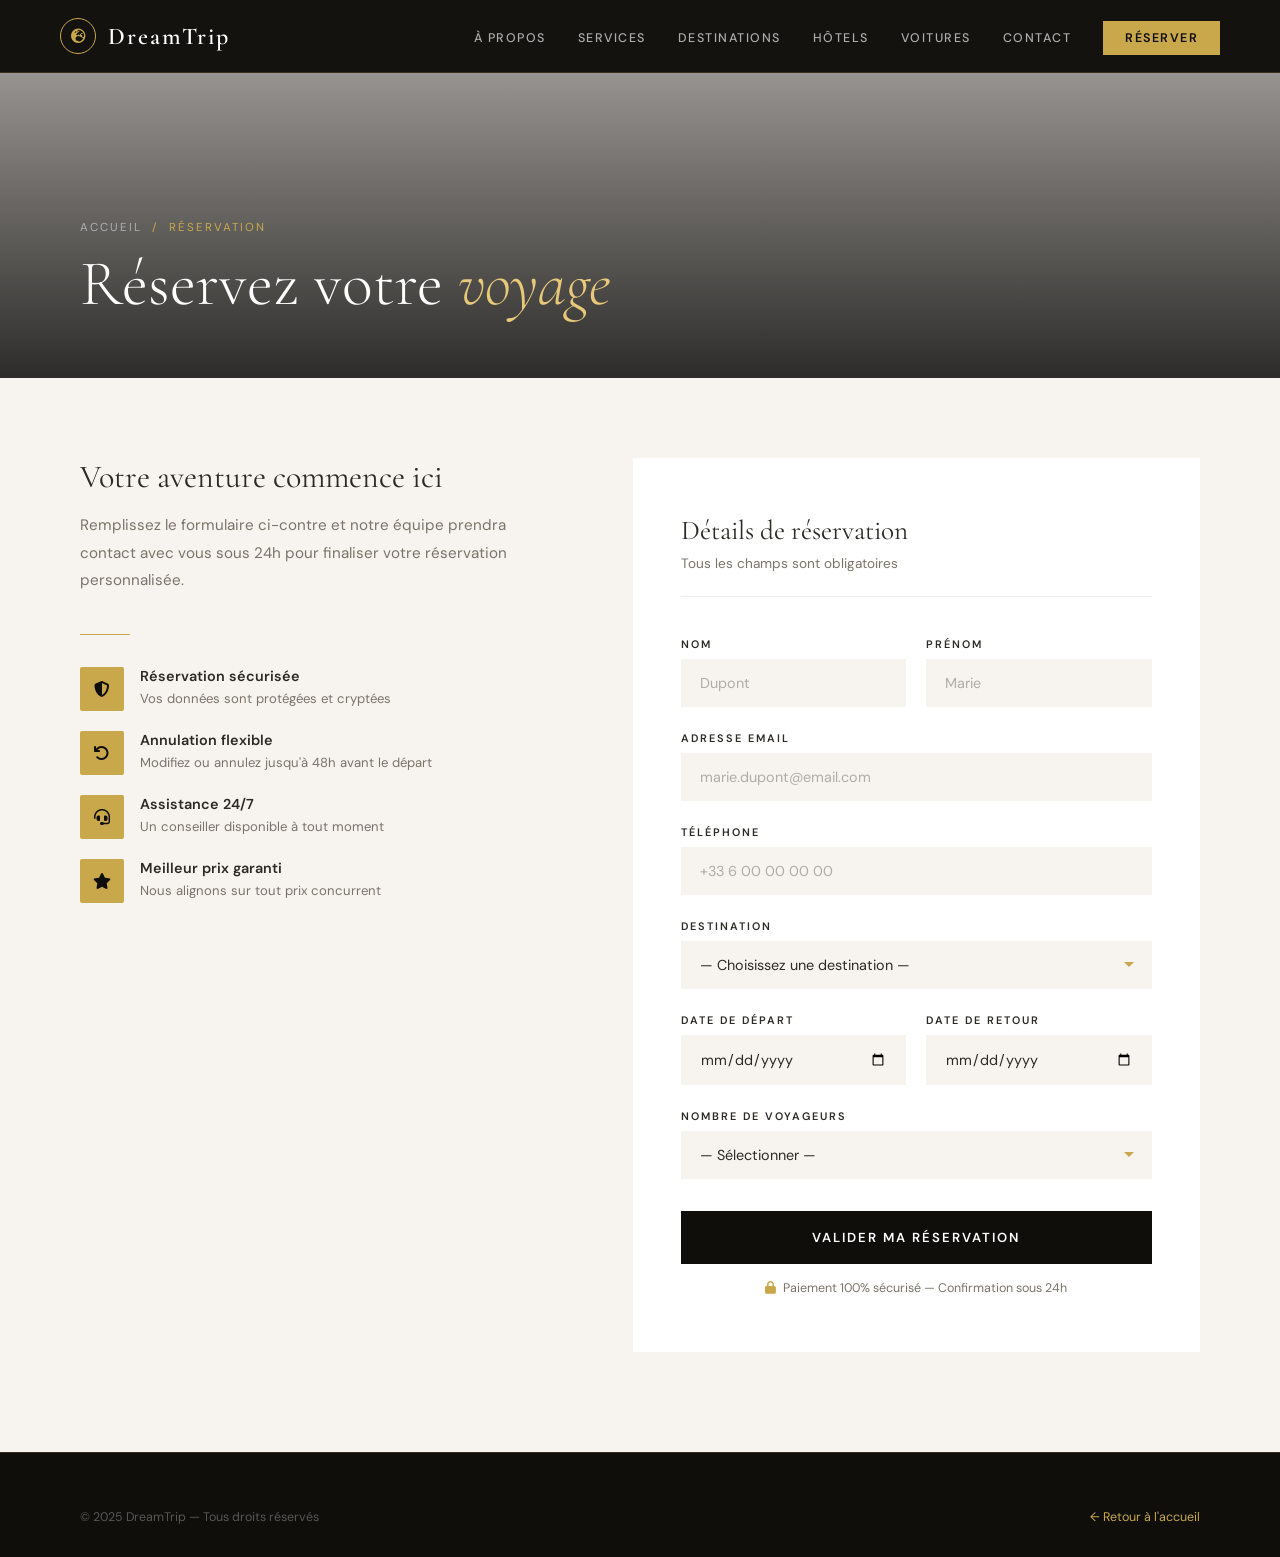
<file: reservation.html>
<!DOCTYPE html>
<html lang="fr">
<head>
  <meta charset="UTF-8">
  <meta name="viewport" content="width=device-width, initial-scale=1.0">
  <title>Réserver un voyage — DreamTrip</title>
  <link rel="preconnect" href="https://fonts.googleapis.com">
  <link href="https://fonts.googleapis.com/css2?family=Cormorant+Garamond:ital,wght@0,300;0,400;0,600;1,300;1,400&family=DM+Sans:wght@300;400;500;600&display=swap" rel="stylesheet">
  <link rel="stylesheet" href="https://cdnjs.cloudflare.com/ajax/libs/font-awesome/6.4.0/css/all.min.css">
  <style>
    :root {
      --gold: #C9A84C;
      --gold-light: #E8C97A;
      --cream: #F7F3EE;
      --dark: #0F0E0B;
      --dark2: #1A1815;
      --ink: #2C2A26;
      --muted: #7A7468;
      --white: #FFFFFF;
    }
    * { margin: 0; padding: 0; box-sizing: border-box; }
    html { scroll-behavior: smooth; }
    body { font-family: 'DM Sans', sans-serif; background: var(--cream); color: var(--ink); }
    ::-webkit-scrollbar { width: 4px; }
    ::-webkit-scrollbar-track { background: var(--dark); }
    ::-webkit-scrollbar-thumb { background: var(--gold); }

    /* ── NAV ── */
    nav {
      position: fixed; top: 0; left: 0; right: 0; z-index: 1000;
      padding: 18px 60px;
      display: flex; align-items: center; justify-content: space-between;
      background: rgba(15,14,11,0.97);
      backdrop-filter: blur(20px);
      border-bottom: 1px solid rgba(201,168,76,0.2);
    }
    .nav-logo { display: flex; align-items: center; gap: 12px; text-decoration: none; }
    .nav-logo-icon {
      width: 36px; height: 36px; border: 1.5px solid var(--gold); border-radius: 50%;
      display: flex; align-items: center; justify-content: center; color: var(--gold); font-size: 0.9rem;
    }
    .nav-logo-text { font-family: 'Cormorant Garamond', serif; font-size: 1.5rem; font-weight: 600; color: var(--white); letter-spacing: 2px; }
    .nav-links { list-style: none; display: flex; gap: 32px; }
    .nav-links a { text-decoration: none; color: rgba(255,255,255,0.65); font-size: 0.78rem; font-weight: 500; letter-spacing: 1.5px; text-transform: uppercase; transition: color 0.3s; }
    .nav-links a:hover { color: var(--gold); }
    .nav-cta { background: var(--gold); color: var(--dark) !important; padding: 9px 22px; font-weight: 600 !important; }
    .nav-cta:hover { background: var(--gold-light) !important; }
    .burger { display: none; flex-direction: column; gap: 5px; cursor: pointer; background: none; border: none; }
    .burger span { display: block; width: 22px; height: 2px; background: white; transition: all 0.3s; }
    .mobile-menu { display: none; position: fixed; inset: 0; background: var(--dark); z-index: 999; flex-direction: column; align-items: center; justify-content: center; gap: 32px; }
    .mobile-menu.open { display: flex; }
    .mobile-menu a { text-decoration: none; font-family: 'Cormorant Garamond', serif; font-size: 2.2rem; font-weight: 300; color: var(--white); transition: color 0.3s; }
    .mobile-menu a:hover { color: var(--gold); }
    .mobile-close { position: absolute; top: 28px; right: 32px; font-size: 2rem; color: white; background: none; border: none; cursor: pointer; }

    /* ── HERO BANNER ── */
    .page-hero {
      height: 42vh; min-height: 300px;
      background: url('https://images.unsplash.com/photo-1507525428034-b723cf961d3e?auto=format&fit=crop&w=1950&q=80') center/cover no-repeat;
      position: relative; display: flex; align-items: flex-end;
    }
    .page-hero::before { content:''; position:absolute; inset:0; background: linear-gradient(to top, rgba(10,9,7,0.85) 0%, rgba(10,9,7,0.3) 100%); }
    .page-hero-content { position: relative; z-index: 2; padding: 0 80px 56px; }
    .breadcrumb { font-size: 0.72rem; letter-spacing: 2px; text-transform: uppercase; color: var(--gold); margin-bottom: 10px; }
    .breadcrumb a { color: rgba(255,255,255,0.5); text-decoration: none; }
    .breadcrumb a:hover { color: var(--gold); }
    .page-hero-title { font-family: 'Cormorant Garamond', serif; font-size: clamp(2.4rem, 5vw, 4rem); font-weight: 300; color: var(--white); }
    .page-hero-title em { font-style: italic; color: var(--gold-light); }

    /* ── FORM SECTION ── */
    .form-section {
      padding: 80px 80px 100px;
      display: grid;
      grid-template-columns: 1fr 1.2fr;
      gap: 80px;
      align-items: start;
      max-width: 1300px;
      margin: 0 auto;
    }
    .form-aside h2 { font-family: 'Cormorant Garamond', serif; font-size: 2rem; font-weight: 400; color: var(--ink); margin-bottom: 16px; line-height: 1.2; }
    .form-aside p { font-size: 0.95rem; line-height: 1.8; color: var(--muted); margin-bottom: 40px; }
    .aside-features { display: flex; flex-direction: column; gap: 20px; }
    .aside-feature { display: flex; align-items: flex-start; gap: 16px; }
    .aside-feature-icon { width: 44px; height: 44px; background: var(--gold); color: var(--dark); border-radius: 2px; display: flex; align-items: center; justify-content: center; font-size: 1rem; flex-shrink: 0; }
    .aside-feature-text strong { display: block; font-size: 0.9rem; font-weight: 600; color: var(--ink); margin-bottom: 2px; }
    .aside-feature-text span { font-size: 0.82rem; color: var(--muted); }
    .aside-divider { width: 50px; height: 1px; background: var(--gold); margin: 32px 0; }

    /* ── FORM CARD ── */
    .form-card { background: var(--white); padding: 56px 48px; }
    .form-card h3 { font-family: 'Cormorant Garamond', serif; font-size: 1.7rem; font-weight: 400; color: var(--ink); margin-bottom: 8px; }
    .form-card .form-subtitle { font-size: 0.85rem; color: var(--muted); margin-bottom: 40px; padding-bottom: 24px; border-bottom: 1px solid rgba(0,0,0,0.07); }
    .form-row { display: grid; grid-template-columns: 1fr 1fr; gap: 20px; }
    .form-group { display: flex; flex-direction: column; gap: 8px; margin-bottom: 24px; }
    .form-group label { font-size: 0.68rem; font-weight: 600; letter-spacing: 2px; text-transform: uppercase; color: var(--ink); }
    .form-group input,
    .form-group select {
      background: var(--cream); border: 1px solid transparent;
      padding: 14px 18px; font-family: 'DM Sans', sans-serif; font-size: 0.9rem;
      color: var(--ink); outline: none; transition: border-color 0.3s, background 0.3s;
      border-radius: 0; appearance: none; -webkit-appearance: none;
    }
    .form-group select { background-image: url("data:image/svg+xml,%3Csvg xmlns='http://www.w3.org/2000/svg' width='12' height='8' viewBox='0 0 12 8'%3E%3Cpath fill='%23C9A84C' d='M1 1l5 5 5-5'/%3E%3C/svg%3E"); background-repeat: no-repeat; background-position: right 16px center; padding-right: 40px; cursor: pointer; }
    .form-group input:focus, .form-group select:focus { border-color: var(--gold); background: var(--white); }
    .form-group input::placeholder { color: rgba(44,42,38,0.35); }
    .btn-submit {
      width: 100%; background: var(--dark); color: var(--white);
      padding: 18px; font-family: 'DM Sans', sans-serif; font-size: 0.82rem;
      font-weight: 600; letter-spacing: 2px; text-transform: uppercase;
      border: none; cursor: pointer; transition: all 0.3s; margin-top: 8px;
    }
    .btn-submit:hover { background: var(--gold); color: var(--dark); transform: translateY(-2px); box-shadow: 0 12px 40px rgba(201,168,76,0.3); }
    .form-note { margin-top: 16px; font-size: 0.78rem; color: var(--muted); text-align: center; }
    .form-note i { color: var(--gold); margin-right: 4px; }

    /* ── FOOTER ── */
    footer { background: var(--dark); padding: 56px 80px 32px; border-top: 1px solid rgba(201,168,76,0.2); }
    .footer-bottom { display: flex; justify-content: space-between; align-items: center; }
    .footer-bottom p { font-size: 0.78rem; color: rgba(255,255,255,0.3); }
    .footer-bottom a { color: var(--gold); text-decoration: none; }

    /* ── RESPONSIVE ── */
    @media (max-width: 1024px) {
      nav { padding: 18px 40px; }
      .page-hero-content { padding: 0 40px 50px; }
      .form-section { padding: 60px 40px 80px; gap: 50px; }
      footer { padding: 40px 40px 24px; }
    }
    @media (max-width: 768px) {
      nav { padding: 16px 24px; }
      .nav-links, .nav-cta-wrap { display: none; }
      .burger { display: flex; }
      .page-hero-content { padding: 0 24px 40px; }
      .form-section { grid-template-columns: 1fr; padding: 50px 24px 70px; gap: 40px; }
      .form-card { padding: 36px 28px; }
      .form-row { grid-template-columns: 1fr; }
      footer { padding: 36px 24px 24px; }
      .footer-bottom { flex-direction: column; gap: 10px; text-align: center; }
    }
  </style>
</head>
<body>

<!-- Mobile Menu -->
<div class="mobile-menu" id="mobileMenu">
  <button class="mobile-close" id="mobileClose">✕</button>
  <a href="index.html">Accueil</a>
  <a href="index.html#destinations">Destinations</a>
  <a href="index.html#hotels">Hôtels</a>
  <a href="reservation-voiture.html">Voitures</a>
  <a href="index.html#contact">Contact</a>
</div>

<!-- Nav -->
<nav>
  <a href="index.html" class="nav-logo">
    <div class="nav-logo-icon"><i class="fas fa-globe-europe"></i></div>
    <span class="nav-logo-text">DreamTrip</span>
  </a>
  <ul class="nav-links">
    <li><a href="index.html#apropos">À Propos</a></li>
    <li><a href="index.html#services">Services</a></li>
    <li><a href="index.html#destinations">Destinations</a></li>
    <li><a href="index.html#hotels">Hôtels</a></li>
    <li><a href="reservation-voiture.html">Voitures</a></li>
    <li><a href="index.html#contact">Contact</a></li>
    <li><a href="reservation.html" class="nav-cta">Réserver</a></li>
  </ul>
  <button class="burger" id="burgerBtn"><span></span><span></span><span></span></button>
</nav>

<!-- Hero -->
<div class="page-hero">
  <div class="page-hero-content">
    <div class="breadcrumb"><a href="index.html">Accueil</a> &nbsp;/&nbsp; Réservation</div>
    <h1 class="page-hero-title">Réservez votre <em>voyage</em></h1>
  </div>
</div>

<!-- Form Section -->
<div class="form-section">
  <!-- Aside -->
  <div class="form-aside">
    <h2>Votre aventure commence ici</h2>
    <p>Remplissez le formulaire ci-contre et notre équipe prendra contact avec vous sous 24h pour finaliser votre réservation personnalisée.</p>
    <div class="aside-divider"></div>
    <div class="aside-features">
      <div class="aside-feature">
        <div class="aside-feature-icon"><i class="fas fa-shield-alt"></i></div>
        <div class="aside-feature-text">
          <strong>Réservation sécurisée</strong>
          <span>Vos données sont protégées et cryptées</span>
        </div>
      </div>
      <div class="aside-feature">
        <div class="aside-feature-icon"><i class="fas fa-undo"></i></div>
        <div class="aside-feature-text">
          <strong>Annulation flexible</strong>
          <span>Modifiez ou annulez jusqu'à 48h avant le départ</span>
        </div>
      </div>
      <div class="aside-feature">
        <div class="aside-feature-icon"><i class="fas fa-headset"></i></div>
        <div class="aside-feature-text">
          <strong>Assistance 24/7</strong>
          <span>Un conseiller disponible à tout moment</span>
        </div>
      </div>
      <div class="aside-feature">
        <div class="aside-feature-icon"><i class="fas fa-star"></i></div>
        <div class="aside-feature-text">
          <strong>Meilleur prix garanti</strong>
          <span>Nous alignons sur tout prix concurrent</span>
        </div>
      </div>
    </div>
  </div>

  <!-- Form -->
  <div class="form-card">
    <h3>Détails de réservation</h3>
    <p class="form-subtitle">Tous les champs sont obligatoires</p>

    <form action="Validation.html" method="get">
      <div class="form-row">
        <div class="form-group">
          <label>Nom</label>
          <input type="text" name="nom" placeholder="Dupont" required>
        </div>
        <div class="form-group">
          <label>Prénom</label>
          <input type="text" name="prenom" placeholder="Marie" required>
        </div>
      </div>

      <div class="form-group">
        <label>Adresse email</label>
        <input type="email" name="email" placeholder="marie.dupont@email.com" required>
      </div>

      <div class="form-group">
        <label>Téléphone</label>
        <input type="tel" name="telephone" placeholder="+33 6 00 00 00 00" required>
      </div>

      <div class="form-group">
        <label>Destination</label>
        <select name="pays" id="pays" required>
          <option value="">— Choisissez une destination —</option>
          <option value="Paris">Paris, France</option>
          <option value="Bali">Bali, Indonésie</option>
          <option value="New York">New York, États-Unis</option>
          <option value="Tokyo">Tokyo, Japon</option>
          <option value="Le Caire">Le Caire, Égypte</option>
          <option value="Sydney">Sydney, Australie</option>
          <option value="Santorin">Santorin, Grèce</option>
          <option value="Le Cap">Le Cap, Afrique du Sud</option>
          <option value="Espagne">Espagne</option>
          <option value="Italie">Italie</option>
          <option value="Portugal">Portugal</option>
          <option value="Maroc">Maroc</option>
          <option value="Tunisie">Tunisie</option>
          <option value="Turquie">Turquie</option>
        </select>
      </div>

      <div class="form-row">
        <div class="form-group">
          <label>Date de départ</label>
          <input type="date" name="date_depart" required>
        </div>
        <div class="form-group">
          <label>Date de retour</label>
          <input type="date" name="date_retour">
        </div>
      </div>

      <div class="form-group">
        <label>Nombre de voyageurs</label>
        <select name="nb_personnes" required>
          <option value="">— Sélectionner —</option>
          <option value="1">1 personne</option>
          <option value="2">2 personnes</option>
          <option value="3">3 personnes</option>
          <option value="4">4 personnes</option>
          <option value="5">5 personnes</option>
          <option value="6+">6 personnes ou plus</option>
        </select>
      </div>

      <button type="submit" class="btn-submit">Valider ma réservation</button>
      <p class="form-note"><i class="fas fa-lock"></i> Paiement 100% sécurisé — Confirmation sous 24h</p>
    </form>
  </div>
</div>

<!-- Footer -->
<footer>
  <div class="footer-bottom">
    <p>© 2025 DreamTrip — Tous droits réservés</p>
    <p><a href="index.html">← Retour à l'accueil</a></p>
  </div>
</footer>

<script>
  document.getElementById('burgerBtn').addEventListener('click', () => document.getElementById('mobileMenu').classList.add('open'));
  document.getElementById('mobileClose').addEventListener('click', () => document.getElementById('mobileMenu').classList.remove('open'));

  // Auto-select destination from localStorage
  window.addEventListener('DOMContentLoaded', () => {
    const dest = localStorage.getItem('selectedDestination');
    if (dest) {
      const sel = document.getElementById('pays');
      if (sel) sel.value = dest;
      localStorage.removeItem('selectedDestination');
    }
  });
</script>
</body>
</html>
</file>
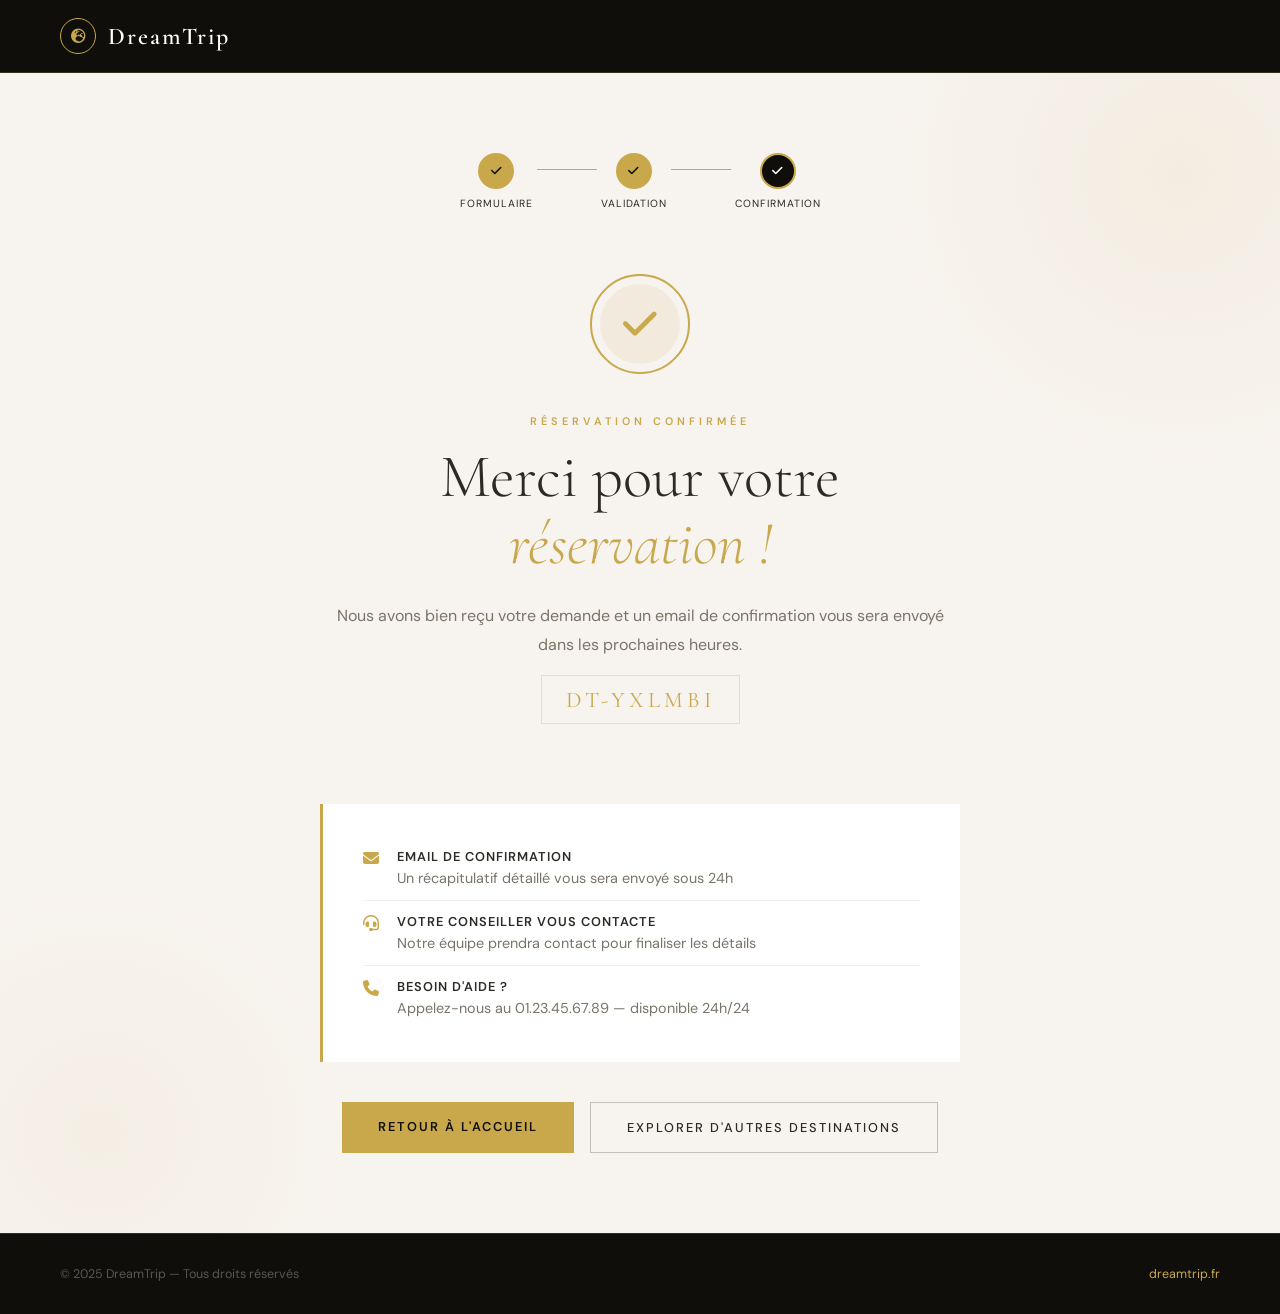
<file: Validation.html>
<!DOCTYPE html>
<html lang="fr">
<head>
  <meta charset="UTF-8">
  <meta name="viewport" content="width=device-width, initial-scale=1.0">
  <title>Confirmation — DreamTrip</title>
  <link rel="preconnect" href="https://fonts.googleapis.com">
  <link href="https://fonts.googleapis.com/css2?family=Cormorant+Garamond:ital,wght@0,300;0,400;0,600;1,300;1,400&family=DM+Sans:wght@300;400;500;600&display=swap" rel="stylesheet">
  <link rel="stylesheet" href="https://cdnjs.cloudflare.com/ajax/libs/font-awesome/6.4.0/css/all.min.css">
  <style>
    :root {
      --gold: #C9A84C; --gold-light: #E8C97A; --cream: #F7F3EE;
      --dark: #0F0E0B; --ink: #2C2A26; --muted: #7A7468; --white: #FFFFFF;
    }
    * { margin: 0; padding: 0; box-sizing: border-box; }
    body { font-family: 'DM Sans', sans-serif; background: var(--cream); color: var(--ink); min-height: 100vh; display: flex; flex-direction: column; }
    ::-webkit-scrollbar { width: 4px; }
    ::-webkit-scrollbar-track { background: var(--dark); }
    ::-webkit-scrollbar-thumb { background: var(--gold); }

    /* ── NAV ── */
    nav { position: relative; z-index: 10; padding: 18px 60px; display: flex; align-items: center; justify-content: space-between; background: var(--dark); border-bottom: 1px solid rgba(201,168,76,0.2); }
    .nav-logo { display: flex; align-items: center; gap: 12px; text-decoration: none; }
    .nav-logo-icon { width: 36px; height: 36px; border: 1.5px solid var(--gold); border-radius: 50%; display: flex; align-items: center; justify-content: center; color: var(--gold); font-size: 0.9rem; }
    .nav-logo-text { font-family: 'Cormorant Garamond', serif; font-size: 1.5rem; font-weight: 600; color: var(--white); letter-spacing: 2px; }

    /* ── MAIN ── */
    main {
      flex: 1;
      display: flex;
      flex-direction: column;
      align-items: center;
      justify-content: center;
      padding: 80px 24px;
      position: relative;
      overflow: hidden;
    }

    /* Background decorative */
    main::before {
      content: '';
      position: absolute;
      top: -200px; right: -200px;
      width: 600px; height: 600px;
      border-radius: 50%;
      background: radial-gradient(circle, rgba(201,168,76,0.08) 0%, transparent 70%);
      pointer-events: none;
    }

    main::after {
      content: '';
      position: absolute;
      bottom: -150px; left: -150px;
      width: 500px; height: 500px;
      border-radius: 50%;
      background: radial-gradient(circle, rgba(201,168,76,0.06) 0%, transparent 70%);
      pointer-events: none;
    }

    .confirmation-wrap {
      position: relative; z-index: 2;
      max-width: 640px; width: 100%;
      text-align: center;
    }

    /* Icon circle */
    .success-icon {
      width: 100px; height: 100px;
      border: 2px solid var(--gold);
      border-radius: 50%;
      display: flex; align-items: center; justify-content: center;
      margin: 0 auto 40px;
      position: relative;
      animation: scaleIn 0.6s cubic-bezier(0.34, 1.56, 0.64, 1) both;
    }

    .success-icon::before {
      content: '';
      position: absolute; inset: 8px;
      border-radius: 50%;
      background: var(--gold);
      opacity: 0.1;
    }

    .success-icon i { font-size: 2.4rem; color: var(--gold); }

    @keyframes scaleIn {
      from { opacity: 0; transform: scale(0.5); }
      to { opacity: 1; transform: scale(1); }
    }

    /* Eyebrow */
    .eyebrow {
      font-size: 0.68rem; font-weight: 600; letter-spacing: 4px;
      text-transform: uppercase; color: var(--gold); margin-bottom: 16px;
      animation: fadeUp 0.7s 0.3s both;
    }

    .confirmation-title {
      font-family: 'Cormorant Garamond', serif;
      font-size: clamp(2.4rem, 5vw, 3.8rem);
      font-weight: 300;
      color: var(--ink);
      line-height: 1.1;
      margin-bottom: 24px;
      animation: fadeUp 0.7s 0.45s both;
    }

    .confirmation-title em { font-style: italic; color: var(--gold); }

    .confirmation-text {
      font-size: 1rem;
      line-height: 1.8;
      color: var(--muted);
      margin-bottom: 16px;
      animation: fadeUp 0.7s 0.6s both;
    }

    /* Info card */
    .info-card {
      background: var(--white);
      padding: 32px 40px;
      margin: 40px 0;
      border-left: 3px solid var(--gold);
      text-align: left;
      animation: fadeUp 0.7s 0.75s both;
    }

    .info-card-row {
      display: flex; align-items: flex-start; gap: 16px;
      padding: 12px 0;
      border-bottom: 1px solid rgba(0,0,0,0.06);
    }

    .info-card-row:last-child { border-bottom: none; }

    .info-card-row i { color: var(--gold); font-size: 1rem; margin-top: 2px; width: 18px; }

    .info-card-row div strong { display: block; font-size: 0.8rem; font-weight: 600; letter-spacing: 1px; text-transform: uppercase; color: var(--ink); margin-bottom: 2px; }

    .info-card-row div span { font-size: 0.9rem; color: var(--muted); }

    /* Countdown ref */
    .ref-number {
      display: inline-block;
      background: var(--cream);
      border: 1px solid rgba(201,168,76,0.3);
      padding: 10px 24px;
      font-family: 'Cormorant Garamond', serif;
      font-size: 1.4rem;
      color: var(--gold);
      letter-spacing: 4px;
      margin-bottom: 40px;
      animation: fadeUp 0.7s 0.9s both;
    }

    /* Buttons */
    .btn-group {
      display: flex; gap: 16px; justify-content: center; flex-wrap: wrap;
      animation: fadeUp 0.7s 1.05s both;
    }

    .btn-primary {
      background: var(--gold); color: var(--dark);
      padding: 16px 36px; font-family: 'DM Sans', sans-serif;
      font-size: 0.8rem; font-weight: 600; letter-spacing: 2px;
      text-transform: uppercase; text-decoration: none; border-radius: 0;
      transition: all 0.3s; border: none; cursor: pointer;
    }
    .btn-primary:hover { background: var(--gold-light); transform: translateY(-2px); box-shadow: 0 10px 30px rgba(201,168,76,0.3); }

    .btn-outline {
      background: transparent; color: var(--ink);
      padding: 16px 36px; font-family: 'DM Sans', sans-serif;
      font-size: 0.8rem; font-weight: 500; letter-spacing: 2px;
      text-transform: uppercase; text-decoration: none;
      border: 1px solid rgba(44,42,38,0.25); transition: all 0.3s;
    }
    .btn-outline:hover { border-color: var(--gold); color: var(--gold); }

    /* Progress steps */
    .steps {
      display: flex; align-items: center; gap: 0;
      justify-content: center; margin-bottom: 64px;
      animation: fadeUp 0.7s 0.15s both;
    }
    .step { display: flex; flex-direction: column; align-items: center; gap: 8px; }
    .step-circle { width: 36px; height: 36px; border-radius: 50%; display: flex; align-items: center; justify-content: center; font-size: 0.75rem; font-weight: 600; }
    .step.done .step-circle { background: var(--gold); color: var(--dark); }
    .step.active .step-circle { background: var(--dark); color: var(--white); border: 2px solid var(--gold); }
    .step.pending .step-circle { background: rgba(0,0,0,0.08); color: var(--muted); }
    .step-label { font-size: 0.65rem; letter-spacing: 1px; text-transform: uppercase; color: var(--muted); }
    .step.done .step-label, .step.active .step-label { color: var(--ink); }
    .step-line { width: 60px; height: 1px; background: rgba(0,0,0,0.15); margin: 0 4px; margin-bottom: 24px; }
    .step-line.done { background: var(--gold); }

    @keyframes fadeUp {
      from { opacity: 0; transform: translateY(24px); }
      to { opacity: 1; transform: translateY(0); }
    }

    /* ── FOOTER ── */
    footer { background: var(--dark); padding: 32px 60px; border-top: 1px solid rgba(201,168,76,0.2); display: flex; justify-content: space-between; align-items: center; }
    footer p { font-size: 0.78rem; color: rgba(255,255,255,0.3); }
    footer a { color: var(--gold); text-decoration: none; }

    @media (max-width: 768px) {
      nav { padding: 16px 24px; }
      main { padding: 60px 16px; }
      .info-card { padding: 24px 24px; }
      .btn-group { flex-direction: column; }
      .btn-primary, .btn-outline { text-align: center; }
      footer { padding: 24px; flex-direction: column; gap: 10px; text-align: center; }
      .steps { gap: 0; }
      .step-line { width: 40px; }
    }
  </style>
</head>
<body>

<!-- Nav -->
<nav>
  <a href="index.html" class="nav-logo">
    <div class="nav-logo-icon"><i class="fas fa-globe-europe"></i></div>
    <span class="nav-logo-text">DreamTrip</span>
  </a>
</nav>

<!-- Main -->
<main>
  <div class="confirmation-wrap">

    <!-- Steps -->
    <div class="steps">
      <div class="step done">
        <div class="step-circle"><i class="fas fa-check"></i></div>
        <span class="step-label">Formulaire</span>
      </div>
      <div class="step-line done"></div>
      <div class="step done">
        <div class="step-circle"><i class="fas fa-check"></i></div>
        <span class="step-label">Validation</span>
      </div>
      <div class="step-line done"></div>
      <div class="step active">
        <div class="step-circle"><i class="fas fa-check"></i></div>
        <span class="step-label">Confirmation</span>
      </div>
    </div>

    <!-- Icon -->
    <div class="success-icon">
      <i class="fas fa-check"></i>
    </div>

    <div class="eyebrow">Réservation confirmée</div>

    <h1 class="confirmation-title">
      Merci pour votre<br><em>réservation !</em>
    </h1>

    <p class="confirmation-text">
      Nous avons bien reçu votre demande et un email de confirmation vous sera envoyé dans les prochaines heures.
    </p>

    <!-- Ref number -->
    <div class="ref-number" id="refNumber">DT-######</div>

    <!-- Info card -->
    <div class="info-card">
      <div class="info-card-row">
        <i class="fas fa-envelope"></i>
        <div>
          <strong>Email de confirmation</strong>
          <span>Un récapitulatif détaillé vous sera envoyé sous 24h</span>
        </div>
      </div>
      <div class="info-card-row">
        <i class="fas fa-headset"></i>
        <div>
          <strong>Votre conseiller vous contacte</strong>
          <span>Notre équipe prendra contact pour finaliser les détails</span>
        </div>
      </div>
      <div class="info-card-row">
        <i class="fas fa-phone"></i>
        <div>
          <strong>Besoin d'aide ?</strong>
          <span>Appelez-nous au 01.23.45.67.89 — disponible 24h/24</span>
        </div>
      </div>
    </div>

    <!-- Buttons -->
    <div class="btn-group">
      <a href="index.html" class="btn-primary">Retour à l'accueil</a>
      <a href="index.html#destinations" class="btn-outline">Explorer d'autres destinations</a>
    </div>

  </div>
</main>

<!-- Footer -->
<footer>
  <p>© 2025 DreamTrip — Tous droits réservés</p>
  <p><a href="index.html">dreamtrip.fr</a></p>
</footer>

<script>
  // Generate random ref number
  const ref = 'DT-' + Math.random().toString(36).substr(2, 6).toUpperCase();
  document.getElementById('refNumber').textContent = ref;
</script>

</body>
</html>
</file>
